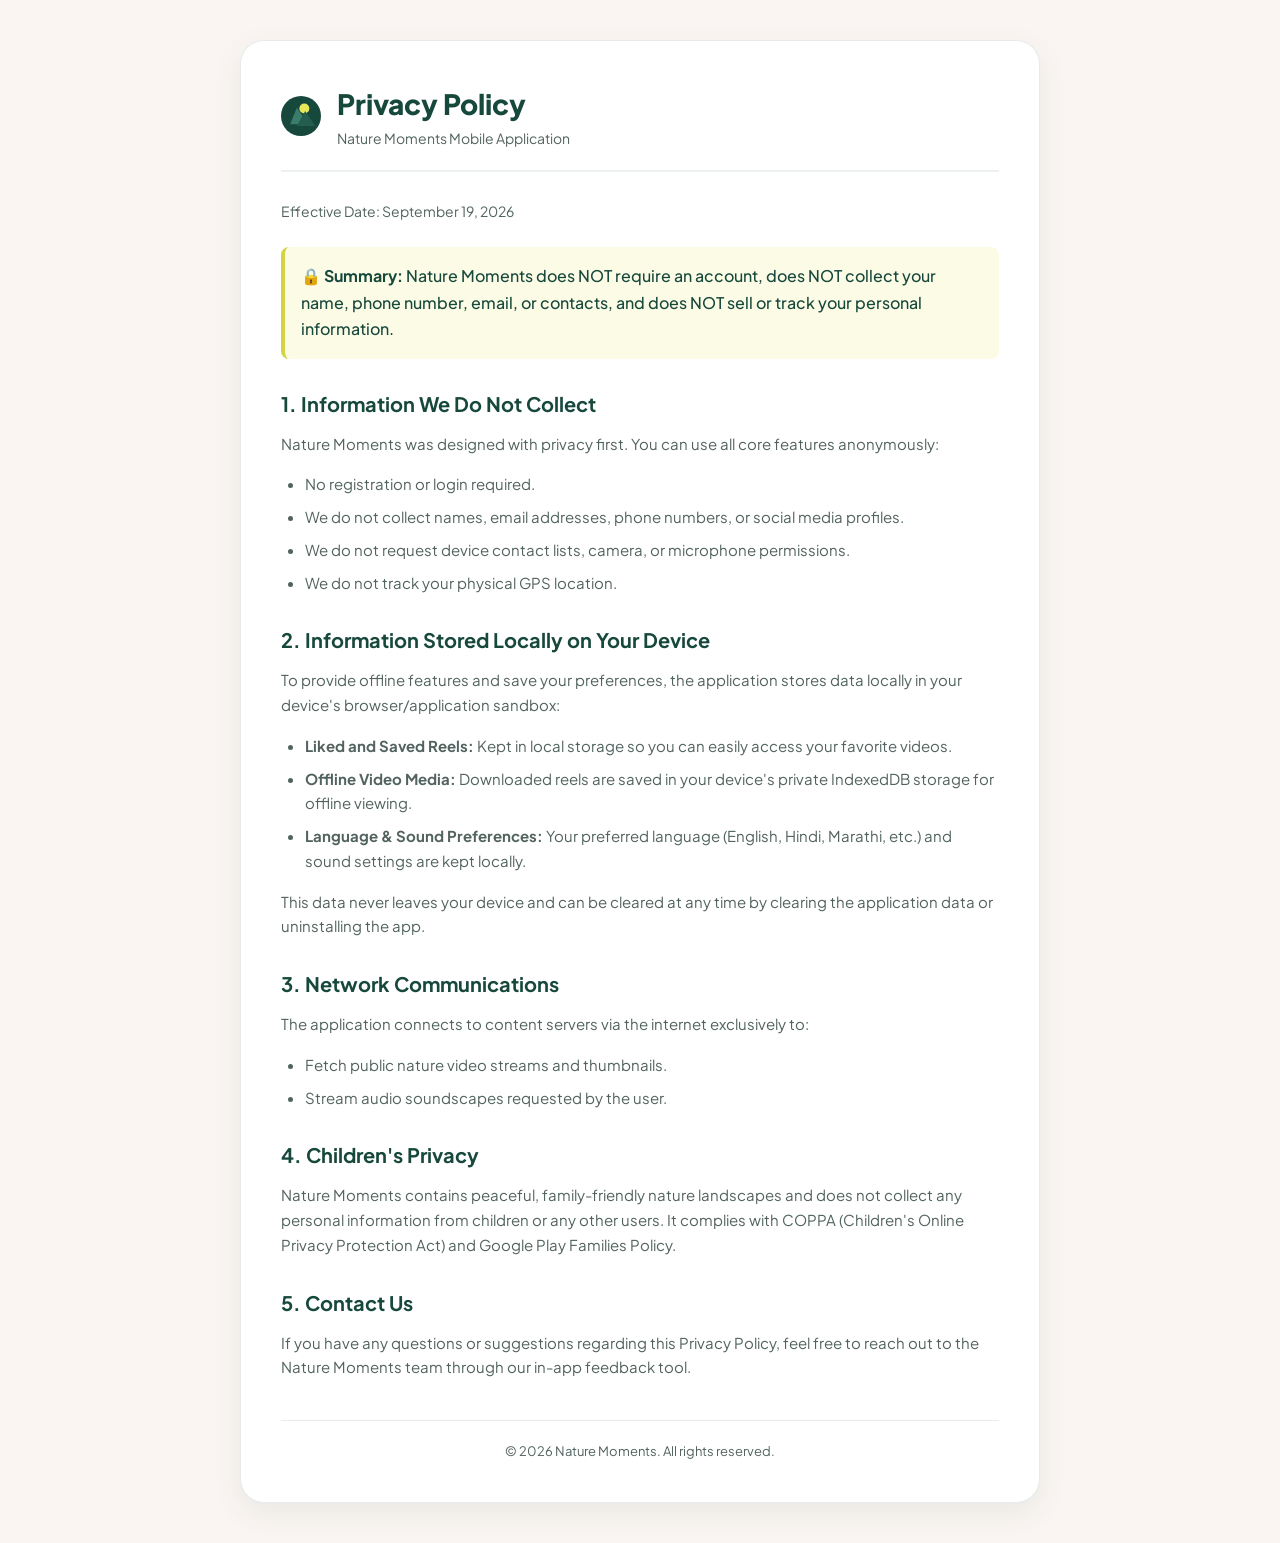
<file: PlayStore_Package/Store_Listing_Info/Privacy_Policy.html>
<!DOCTYPE html>
<html lang="en">
<head>
  <meta charset="UTF-8">
  <meta name="viewport" content="width=device-width, initial-scale=1.0">
  <title>Privacy Policy — Nature Moments</title>
  <link rel="preconnect" href="https://fonts.googleapis.com">
  <link rel="preconnect" href="https://fonts.gstatic.com" crossorigin>
  <link href="https://fonts.googleapis.com/css2?family=Plus+Jakarta+Sans:wght@400;500;600;700;800&display=swap" rel="stylesheet">
  <style>
    :root {
      --primary: #17483C;
      --accent: #245C4E;
      --highlight: #E9E85B;
      --bg: #FAF5F2;
      --card-bg: #FFFFFF;
      --text: #1C2421;
      --text-muted: #52635F;
    }
    * { box-sizing: border-box; margin: 0; padding: 0; }
    body {
      font-family: 'Plus Jakarta Sans', -apple-system, sans-serif;
      background: var(--bg);
      color: var(--text);
      line-height: 1.65;
      padding: 40px 20px;
    }
    .container {
      max-width: 800px;
      margin: 0 auto;
      background: var(--card-bg);
      padding: 40px;
      border-radius: 24px;
      box-shadow: 0 10px 30px rgba(23, 72, 60, 0.08);
      border: 1px solid rgba(23, 72, 60, 0.1);
    }
    .header {
      display: flex;
      align-items: center;
      gap: 16px;
      margin-bottom: 28px;
      padding-bottom: 20px;
      border-bottom: 2px solid rgba(23, 72, 60, 0.08);
    }
    .header h1 {
      font-size: 28px;
      color: var(--primary);
      font-weight: 800;
    }
    .last-updated {
      font-size: 14px;
      color: var(--text-muted);
      margin-bottom: 24px;
    }
    h2 {
      font-size: 20px;
      color: var(--primary);
      margin: 28px 0 12px 0;
      font-weight: 700;
    }
    p, ul {
      color: var(--text-muted);
      margin-bottom: 16px;
      font-size: 15px;
    }
    ul {
      padding-left: 24px;
    }
    li {
      margin-bottom: 8px;
    }
    .highlight-box {
      background: rgba(233, 232, 91, 0.15);
      border-left: 4px solid #D4D342;
      padding: 16px;
      border-radius: 8px;
      margin: 20px 0;
      color: #17483C;
      font-weight: 500;
    }
    .footer {
      margin-top: 40px;
      padding-top: 20px;
      border-top: 1px solid rgba(23, 72, 60, 0.1);
      font-size: 13px;
      color: var(--text-muted);
      text-align: center;
    }
  </style>
</head>
<body>
  <div class="container">
    <div class="header">
      <svg width="40" height="40" viewBox="0 0 48 48" fill="none">
        <rect width="48" height="48" rx="24" fill="#17483C"/>
        <circle cx="28" cy="15" r="6" fill="#E9E85B"/>
        <path d="M19 14L33 34H11L19 14Z" fill="#3A7D6B"/>
        <path d="M29 18L41 36H19L29 18Z" fill="#245C4E"/>
      </svg>
      <div>
        <h1>Privacy Policy</h1>
        <p style="margin: 0; color: #52635F; font-size: 14px;">Nature Moments Mobile Application</p>
      </div>
    </div>

    <div class="last-updated">Effective Date: September 19, 2026</div>

    <div class="highlight-box">
      🔒 <strong>Summary:</strong> Nature Moments does NOT require an account, does NOT collect your name, phone number, email, or contacts, and does NOT sell or track your personal information.
    </div>

    <h2>1. Information We Do Not Collect</h2>
    <p>Nature Moments was designed with privacy first. You can use all core features anonymously:</p>
    <ul>
      <li>No registration or login required.</li>
      <li>We do not collect names, email addresses, phone numbers, or social media profiles.</li>
      <li>We do not request device contact lists, camera, or microphone permissions.</li>
      <li>We do not track your physical GPS location.</li>
    </ul>

    <h2>2. Information Stored Locally on Your Device</h2>
    <p>To provide offline features and save your preferences, the application stores data locally in your device's browser/application sandbox:</p>
    <ul>
      <li><strong>Liked and Saved Reels:</strong> Kept in local storage so you can easily access your favorite videos.</li>
      <li><strong>Offline Video Media:</strong> Downloaded reels are saved in your device's private IndexedDB storage for offline viewing.</li>
      <li><strong>Language & Sound Preferences:</strong> Your preferred language (English, Hindi, Marathi, etc.) and sound settings are kept locally.</li>
    </ul>
    <p>This data never leaves your device and can be cleared at any time by clearing the application data or uninstalling the app.</p>

    <h2>3. Network Communications</h2>
    <p>The application connects to content servers via the internet exclusively to:</p>
    <ul>
      <li>Fetch public nature video streams and thumbnails.</li>
      <li>Stream audio soundscapes requested by the user.</li>
    </ul>

    <h2>4. Children's Privacy</h2>
    <p>Nature Moments contains peaceful, family-friendly nature landscapes and does not collect any personal information from children or any other users. It complies with COPPA (Children's Online Privacy Protection Act) and Google Play Families Policy.</p>

    <h2>5. Contact Us</h2>
    <p>If you have any questions or suggestions regarding this Privacy Policy, feel free to reach out to the Nature Moments team through our in-app feedback tool.</p>

    <div class="footer">
      © 2026 Nature Moments. All rights reserved.
    </div>
  </div>
</body>
</html>
</file>
